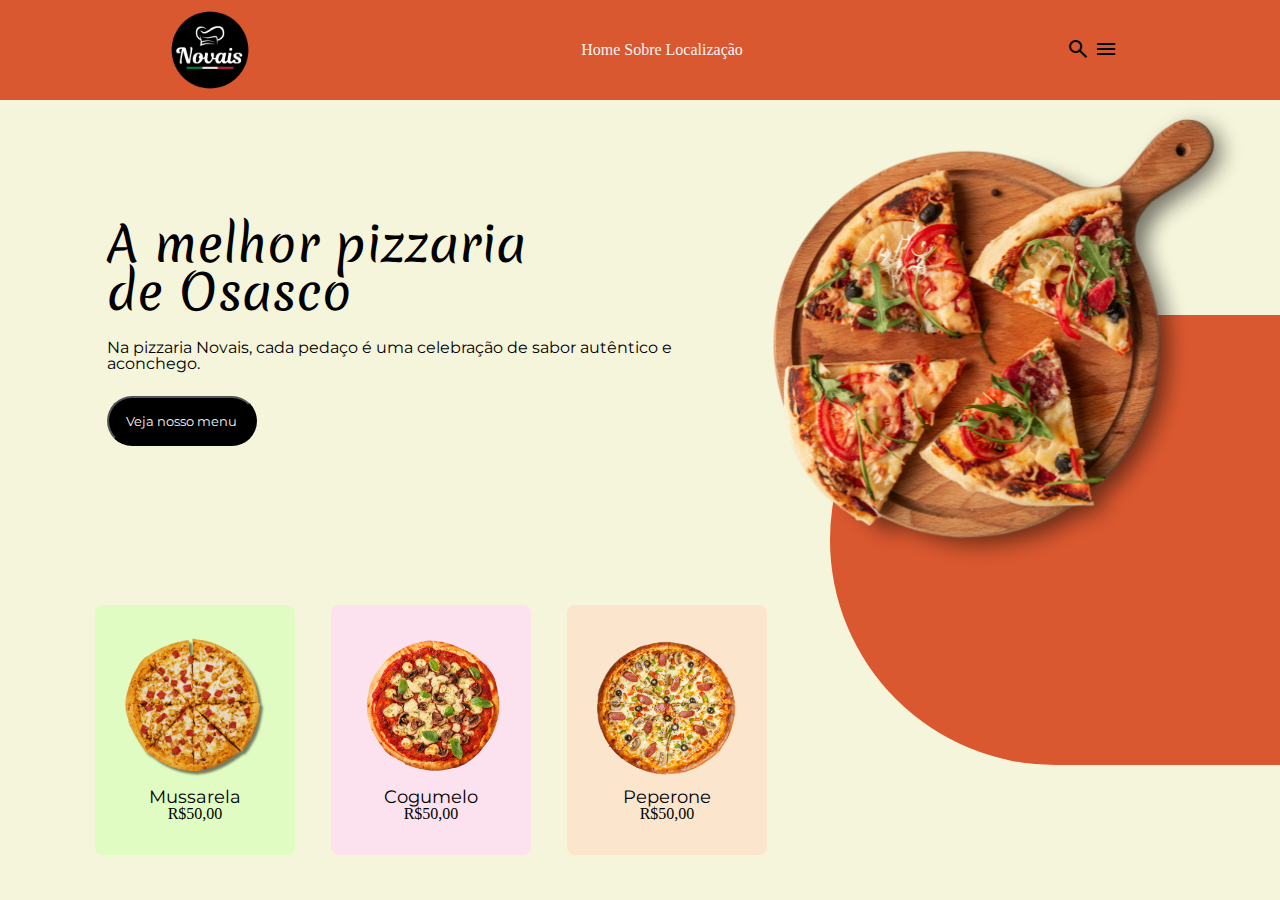
<file: PIZZARIA/index.html>
<!DOCTYPE html>
<html lang="pt-br">

<head>
    <meta charset="UTF-8">
    <meta name="viewport" content="width=device-width, initial-scale=1.0">
    <title>Pizzaria Novais</title>
    <link rel="stylesheet" href="./css/main.css">
    <link rel="stylesheet"
        href="https://fonts.googleapis.com/css2?family=Material+Symbols+Outlined:opsz,wght,FILL,GRAD@20..48,100..700,0..1,-50..200" />
    <link rel="stylesheet"
        href="https://fonts.googleapis.com/css2?family=Material+Symbols+Outlined:opsz,wght,FILL,GRAD@20..48,100..700,0..1,-50..200" />
</head>

<body>
    <header>
        <nav>
            <img class="logotipo" src="./images/Logotipo pizzaria Novais.png" alt="Logotipo Novais">
            <ul class="lista_menu">
                <li><a href="">Home</a></li>
                <li><a href="">Sobre</a></li>
                <li><a href="contato.html">Localização</a></li>
            </ul>
            <ul class="lista_icon">
                <li><span class="material-symbols-outlined">search</span></li>
                <li><span class="material-symbols-outlined">menu</span></li>
            </ul>
        </nav>
        <div class="mensagem_principal">
            <h1 class="titulo_principal">A melhor <spam>pizzaria</spam> <br> de Osasco</h1>
            <p class="text-medium">Na pizzaria Novais, cada pedaço é uma celebração de sabor autêntico e aconchego.</p>
            <button><a href="sabores.html">Veja nosso menu</a></button>
        </div>
        <img class="imagem_principal" src="./images/pizza1.png" alt="Minha imagem principal">
        <div class="div-arredondada"></div>
    </header>
    <section class="cards">
        <div class="card card_verde_menta">
            <img class="imagem_pizza" src="./images/pizza.png" alt="">
            <p class="text-large">Mussarela</p>
            <p>R$50,00</p>
        </div>
        <div class="card card_rosa_pastel">
            <img class="imagem_pizza" src="./images/pizza2.png" alt="">
            <p class="text-large">Cogumelo</p>
            <p>R$50,00</p>
        </div>
        <div class="card card_pessego">
            <img class="imagem_pizza" src="./images/pizza3.png" alt="">
            <p class="text-large">Peperone</p>
            <p>R$50,00</p>
        </div>
    </section>
</body>

</html>
</file>
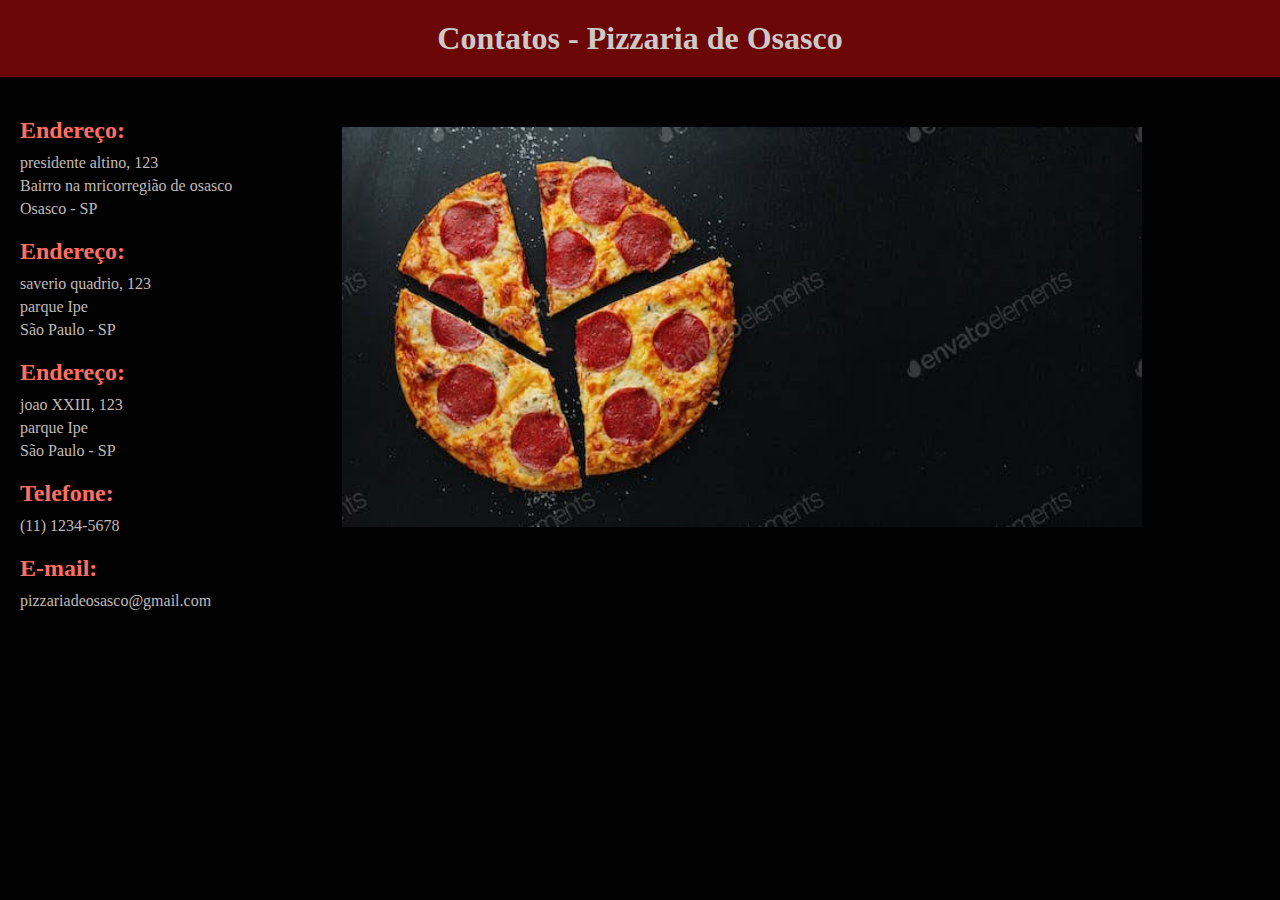
<file: PIZZARIA/contato.html>
<!DOCTYPE html>
<html lang="en">

<head>
    <meta charset="UTF-8">
    <meta name="viewport" content="width=device-width, initial-scale=1.0">
    <title>Contatos - Pizzaria de Osasco</title>
    <link rel="stylesheet" href="./css/layout/contato.css">
</head>

<body>
    <header>
        <h1>Contatos - Pizzaria de Osasco</h1>
    </header>

    <section id="contact-info">
        <div id="endereco">
            <h2>Endereço:</h2>
            <p>presidente altino, 123</p>
            <p>Bairro na mricorregião de osasco </p>
            <p>Osasco - SP</p>

            <h2>Endereço:</h2>
            <p>saverio quadrio, 123</p>
            <p>parque Ipe </p>
            <p>São Paulo - SP</p>

            <h2>Endereço:</h2>
            <p>joao XXIII, 123</p>
            <p>parque Ipe </p>
            <p>São Paulo - SP</p>

            <h2>Telefone:</h2>
            <p>(11) 1234-5678</p>

            <h2>E-mail:</h2>
            <p>pizzariadeosasco@gmail.com</p>
        </div>

        <div class="imagem-direita">
            <img id="imagem" src="images/beem.jfif" alt="Imagem à direita" height="400" width="800">
        </div>
        
    </section>
</body>

</html>
</file>
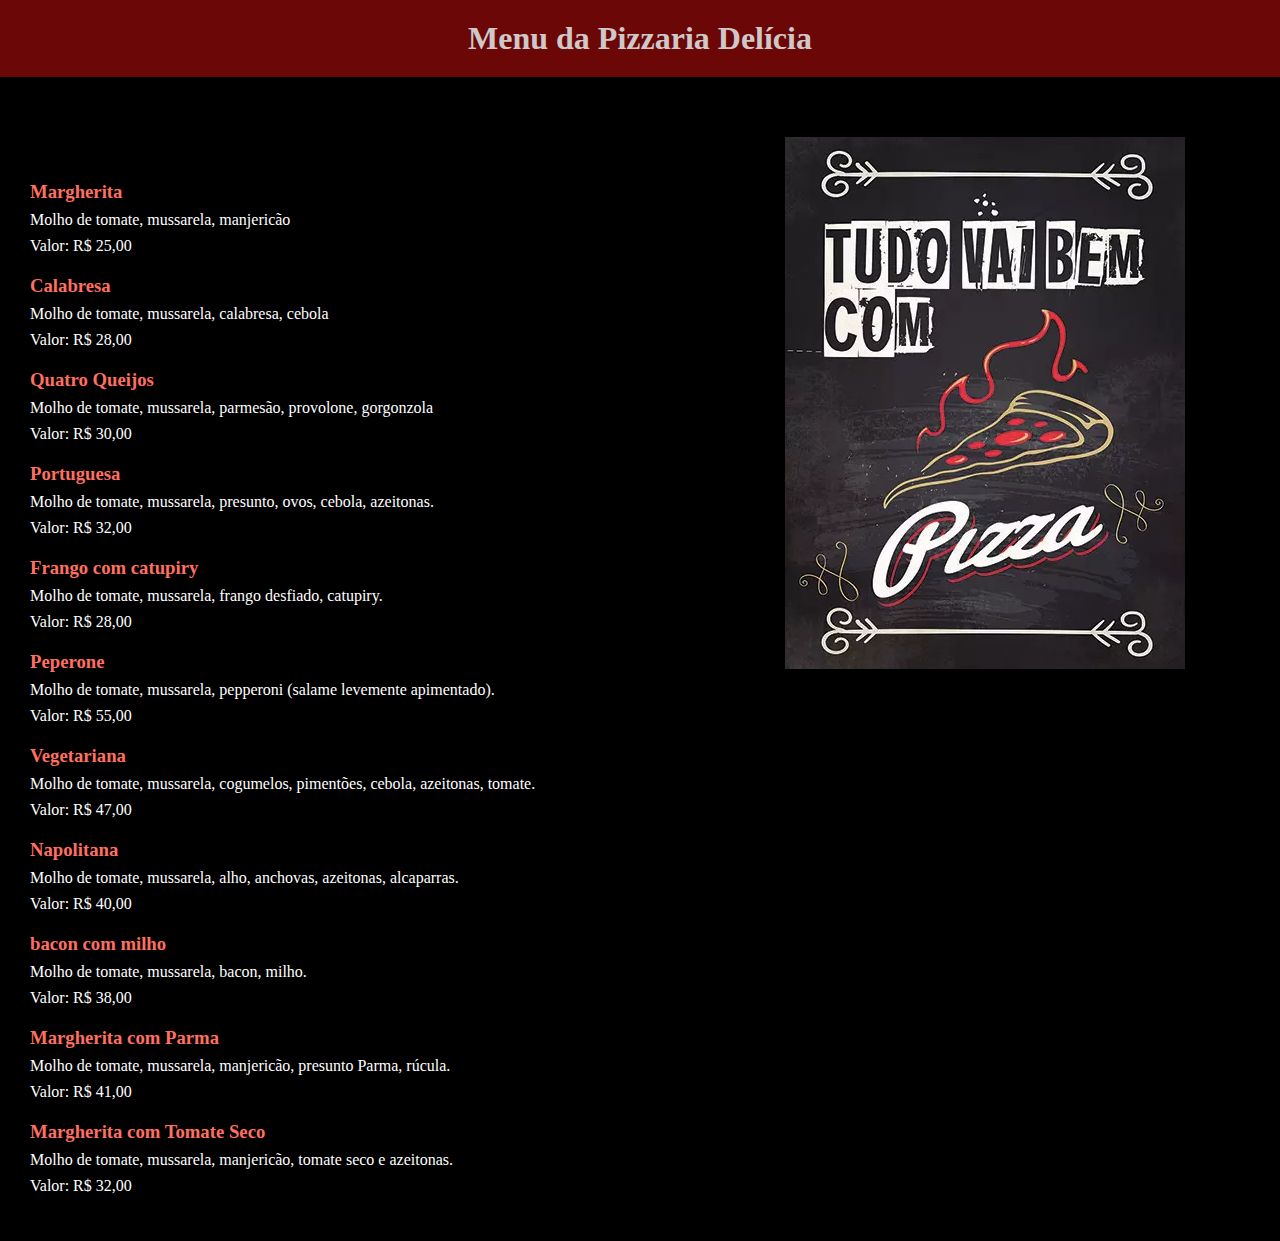
<file: PIZZARIA/sabores.html>
<!DOCTYPE html>
<html lang="pt-br">

<head>
  <meta charset="UTF-8">
  <meta name="viewport" content="width=device-width, initial-scale=1.0">
  <title>Menu da Pizzaria</title>
  <link rel="stylesheet" href="./css/layout/menu.css">
</head>

<body>
  <header>
    <h1>Menu da Pizzaria Delícia</h1>
  </header>

  <section id="menu">
    <ul>
      <h1>Pizzas Tradicionais</h1>
      <li>
        <h3>Margherita</h3>
        <p>Molho de tomate, mussarela, manjericão</p>
        <p>Valor: R$ 25,00</p>
      </li>
      <li>
        <h3>Calabresa</h3>
        <p>Molho de tomate, mussarela, calabresa, cebola</p>
        <p>Valor: R$ 28,00</p>
      </li>
      <li>
        <h3>Quatro Queijos</h3>
        <p>Molho de tomate, mussarela, parmesão, provolone, gorgonzola</p>
        <p>Valor: R$ 30,00</p>
      </li>
      <li>
        <h3>Portuguesa</h3>
        <p>Molho de tomate, mussarela, presunto, ovos, cebola, azeitonas.</p>
        <p>Valor: R$ 32,00</p>
      </li>
      <li>
        <h3>Frango com catupiry</h3>
        <p>Molho de tomate, mussarela, frango desfiado, catupiry.</p>
        <p>Valor: R$ 28,00</p>
      </li>
      <li>
        <h3>Peperone</h3>
        <p>Molho de tomate, mussarela, pepperoni (salame levemente apimentado).
        </p>
        <p>Valor: R$ 55,00</p>
      </li>
      <li>
        <h3>Vegetariana</h3>
        <p>Molho de tomate, mussarela, cogumelos, pimentões, cebola, azeitonas, tomate.</p>
        <p>Valor: R$ 47,00</p>
      </li>
      <li>
        <h3>Napolitana</h3>
        <p>Molho de tomate, mussarela, alho, anchovas, azeitonas, alcaparras.</p>
        <p>Valor: R$ 40,00</p>
      </li>
      <li>
        <h3>bacon com milho</h3>
        <p>Molho de tomate, mussarela, bacon, milho.</p>
        <p>Valor: R$ 38,00</p>
      </li>
      <li>
        <h3>Margherita com Parma</h3>
        <p>Molho de tomate, mussarela, manjericão, presunto Parma, rúcula.</p>
        <p>Valor: R$ 41,00</p>
      </li>
      <li>
        <h3>Margherita com Tomate Seco</h3>
        <p>Molho de tomate, mussarela, manjericão, tomate seco e azeitonas.</p>
        <p>Valor: R$ 32,00</p>
      </li>
    </ul>
    <div class="container">
      <p>Conteúdo da página...</p>
      <div class="imagem-direita">
        <img id="imagem" src="./images/bem-vindo.webp" alt="Imagem à direita">
    </div>
  </section>
  
</body>

</html>
</file>
<file: PIZZARIA/css/layout/contato.css>
body {
    font-family: serif;
    margin: 0;
    padding: 0;
    background-color: #020202;
    color: #c0b9b9; 
  }
  
  header {
    background-color: #6c0707;
    padding: 20px;
    text-align: center;
  }
  
  header h1 {
    margin: 0;
    color: rgb(206, 200, 200);
  }
  
  section {
    padding: 20px;
  }
  
  h2 {
    color: #FF6F61;
    margin-bottom: 10px;
  }
  
  p {
    margin: 5px 0;
  }
  
  footer {
    background-color: #FF6F61; 
    color: #fff;
    text-align: center;
    padding: 10px;
  }
  #contact-info{
    display: flex;
  }
  #imagem{
    margin-top: 30px;
    margin-left: 110px;
  }
</file>
<file: PIZZARIA/css/layout/menu.css>
body {
    font-family: serif;
    margin: 0;
    padding: 0;
    background-color: #000000;
  }
  
  header {
    background-color: #6c0707;
    color: #fff;
    text-align: center;
    padding: 20px;
  }
  
  header h1 {
    margin: 0;
    color: rgb(206, 200, 200);
  }
  
  section {
    padding: 10px;
    padding-left: 30px;
  }
  
  section h1 {
    margin-bottom: 20px;
    color: #000000;
  }
  
  ul {
    list-style: none;
    padding: 0;
  }
  
  li {
    margin-bottom: 20px;
  }
  
  li h3 {
    margin: 0;
    color: #FF6F61;
  }
  
  li p {
    color: #ffffff;
    margin: 8px 0;
  }
  
  footer {
    background-color: #FF6F61;
    color: #fff;
    text-align: center;
    padding: 50px;
  }
  #menu{
    display: flex;
  }
  #imagem{
    margin-left: 250px;
  }
</file>
<file: PIZZARIA/css/main.css>
@import "base/reset.css";
@import "base/typhography.css";
@import "base/variaveis.css";
@import "layout/nav.css";
@import "layout/header.css";
@import "module/button.css";
@import "module/card.css";
@import "layout/section_cards.css";
</file>
